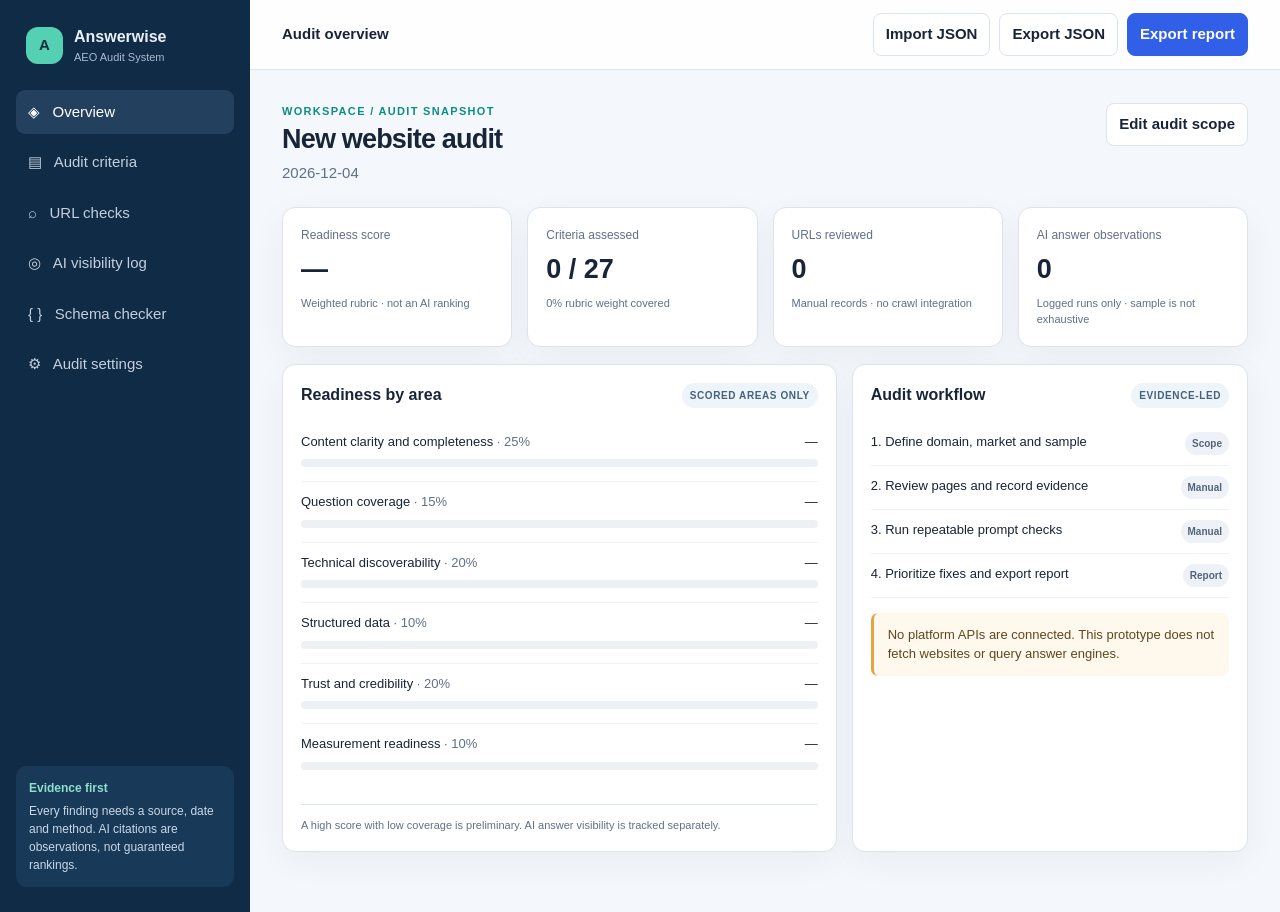
<file: Project_03_AEO_Project/index.html>
<!doctype html>
<html lang="en">
<head>
<meta charset="utf-8"><meta name="viewport" content="width=device-width,initial-scale=1">
<meta name="description" content="Offline evidence-led AEO audit dashboard prototype">
<title>Answerwise — AEO Audit System</title>
<style>
:root{--ink:#182437;--muted:#617087;--line:#dce4ed;--paper:#f4f7fb;--white:#fff;--navy:#102b46;--blue:#315fe8;--teal:#0d8e83;--amber:#a96208;--red:#b54141;--green:#187455;--shadow:0 10px 34px #1d35550c}*{box-sizing:border-box}body{margin:0;background:var(--paper);color:var(--ink);font:15px/1.5 Inter,Segoe UI,Arial,sans-serif}button,input,select,textarea{font:inherit}button{cursor:pointer}.shell{max-width:1440px;margin:auto;min-height:100vh;display:grid;grid-template-columns:250px 1fr}.sidebar{background:var(--navy);color:#eaf0fa;padding:25px 16px;display:flex;flex-direction:column;gap:24px}.brand{display:flex;gap:11px;align-items:center;padding:0 10px}.mark{width:37px;height:37px;border-radius:12px;background:#54d1b3;color:#092c3e;display:grid;place-items:center;font-weight:900}.brand b{font-size:16px}.brand small{display:block;color:#a9bbcf;font-size:11px}.nav{display:grid;gap:6px}.nav button{color:#c3cfde;background:transparent;border:0;text-align:left;padding:11px 12px;border-radius:9px}.nav button:hover,.nav button.active{background:#23415e;color:white}.side-note{margin-top:auto;background:#183957;padding:13px;border-radius:11px;font-size:12px;color:#c8d8e7}.side-note strong{color:#8ee0ce;display:block;margin-bottom:5px}.main{min-width:0}.topbar{height:70px;background:#ffffffd9;border-bottom:1px solid var(--line);display:flex;align-items:center;justify-content:space-between;padding:0 32px;position:sticky;top:0;z-index:4;backdrop-filter:blur(12px)}.crumb{font-weight:700}.top-actions{display:flex;gap:9px}.btn{border:1px solid var(--line);background:white;border-radius:8px;padding:9px 12px;color:var(--ink);font-weight:650}.btn.primary{background:var(--blue);border-color:var(--blue);color:white}.btn:hover{filter:brightness(.97)}.content{max-width:1200px;padding:28px 32px 60px;margin:auto}.view{display:none}.view.active{display:block}.eyebrow{color:var(--teal);font-size:11px;font-weight:800;letter-spacing:.12em;text-transform:uppercase}.heading{display:flex;justify-content:space-between;gap:20px;align-items:flex-start;margin:5px 0 23px}.heading h1{font-size:27px;line-height:1.2;margin:3px 0 7px;letter-spacing:-.03em}.heading p{margin:0;color:var(--muted)}.grid{display:grid;gap:15px}.stats{grid-template-columns:repeat(4,minmax(0,1fr));margin-bottom:17px}.card{background:var(--white);border:1px solid var(--line);border-radius:13px;padding:18px;box-shadow:var(--shadow)}.stat-label{font-size:12px;color:var(--muted)}.stat-value{font-size:27px;font-weight:800;margin:5px 0}.stat-foot{font-size:11px;color:var(--muted)}.cols{grid-template-columns:1.4fr 1fr}.card h2{font-size:16px;margin:0 0 13px}.card-head{display:flex;align-items:center;justify-content:space-between;gap:10px;margin-bottom:14px}.card-head h2{margin:0}.tag{font-size:10px;text-transform:uppercase;letter-spacing:.06em;background:#edf4fa;color:#47627e;padding:5px 8px;border-radius:20px;font-weight:800}.progress{height:8px;border-radius:20px;background:#edf1f6;overflow:hidden;margin:11px 0}.progress span{display:block;height:100%;background:linear-gradient(90deg,#49bd9e,#315fe8);width:0;transition:width .25s}.category-row{display:grid;grid-template-columns:1fr auto;gap:8px;padding:10px 0;border-bottom:1px solid #eef1f5;font-size:13px}.category-row:last-child{border:0}.muted{color:var(--muted)}.callout{border-left:3px solid #e7a242;background:#fff8ed;padding:12px 14px;border-radius:7px;color:#60471f;font-size:13px}.form-grid{display:grid;grid-template-columns:repeat(3,1fr);gap:12px}.field{display:grid;gap:5px}.field label{font-size:12px;color:var(--muted);font-weight:700}.field input,.field select,.field textarea{width:100%;border:1px solid var(--line);border-radius:8px;padding:9px;background:white;color:var(--ink)}.field textarea{min-height:86px;resize:vertical}.section-title{margin:25px 0 10px;font-size:16px}.table-wrap{overflow:auto;border:1px solid var(--line);border-radius:11px;background:#fff}.table{border-collapse:collapse;width:100%;min-width:760px}.table th,.table td{text-align:left;padding:10px 11px;border-bottom:1px solid #edf0f4;vertical-align:top;font-size:12px}.table th{background:#f8fafc;color:#596c82;font-size:10px;letter-spacing:.07em;text-transform:uppercase;position:sticky;top:0}.table tr:last-child td{border-bottom:0}.table input,.table select,.table textarea{border:1px solid var(--line);border-radius:6px;padding:7px;width:100%;min-width:100px;background:#fff}.table textarea{min-width:170px;min-height:46px}.badge{display:inline-block;padding:4px 7px;border-radius:16px;font-size:10px;font-weight:800;background:#eef2f8;color:#52647a}.badge.good{color:var(--green);background:#e7f7f0}.badge.warn{color:var(--amber);background:#fff3df}.badge.bad{color:var(--red);background:#fff0ef}.button-row{display:flex;gap:8px;flex-wrap:wrap;margin:12px 0}.empty{padding:22px;text-align:center;color:var(--muted);font-size:13px}.two{grid-template-columns:1fr 1fr}.score-big{font-size:46px;font-weight:850;letter-spacing:-.05em}.score-ring{width:110px;height:110px;border-radius:100%;display:grid;place-items:center;background:conic-gradient(var(--teal) var(--score,0%),#e8eef4 0);position:relative}.score-ring:before{content:"";position:absolute;inset:9px;border-radius:100%;background:white}.score-ring span{position:relative;font-weight:850;font-size:23px}.score-flex{display:flex;align-items:center;gap:20px}.hint{font-size:11px;color:var(--muted)}.chip{display:inline-block;padding:3px 7px;background:#eff4ff;border-radius:6px;color:#3855a0;font-size:11px}.footer-note{font-size:11px;color:var(--muted);border-top:1px solid var(--line);margin-top:20px;padding-top:12px}.danger{color:#9f3333}.small{font-size:12px}.status{font-size:12px;color:var(--green);min-height:18px}.mobile-menu{display:none}
@media(max-width:900px){.shell{grid-template-columns:1fr}.sidebar{padding:12px 14px;gap:10px;position:sticky;top:0;z-index:5}.brand{padding:0}.nav{display:flex;overflow:auto}.nav button{white-space:nowrap}.side-note{display:none}.topbar{top:98px;padding:0 16px}.content{padding:22px 16px}.stats{grid-template-columns:repeat(2,1fr)}.cols,.two{grid-template-columns:1fr}}
@media(max-width:560px){.topbar{height:auto;min-height:58px;padding:9px 12px;align-items:flex-start;flex-direction:column;gap:8px}.top-actions{width:100%;overflow:auto}.btn{white-space:nowrap;padding:8px 10px}.content{padding-top:18px}.heading{display:block}.heading h1{font-size:23px}.form-grid{grid-template-columns:1fr}.stats{gap:9px}.card{padding:14px}.stat-value{font-size:23px}}
</style></head>
<body><div class="shell">
<aside class="sidebar"><div class="brand"><div class="mark">A</div><div><b>Answerwise</b><small>AEO Audit System</small></div></div>
<nav class="nav" aria-label="Main navigation"><button class="active" data-view="overview">◈ &nbsp; Overview</button><button data-view="audit">▤ &nbsp; Audit criteria</button><button data-view="urls">⌕ &nbsp; URL checks</button><button data-view="visibility">◎ &nbsp; AI visibility log</button><button data-view="schema">{ } &nbsp; Schema checker</button><button data-view="settings">⚙ &nbsp; Audit settings</button></nav>
<div class="side-note"><strong>Evidence first</strong>Every finding needs a source, date and method. AI citations are observations, not guaranteed rankings.</div></aside>
<main class="main"><header class="topbar"><div class="crumb" id="crumb">Audit overview</div><div class="top-actions"><button class="btn" id="importJson">Import JSON</button><input id="importFile" type="file" accept="application/json,.json" hidden><button class="btn" id="exportJson">Export JSON</button><button class="btn primary" id="exportReport">Export report</button></div></header><div class="content">
<section class="view active" id="view-overview"><div class="heading"><div><div class="eyebrow">Workspace / Audit snapshot</div><h1 id="overviewTitle">New website audit</h1><p id="overviewDomain">Set the audit scope to get started.</p></div><button class="btn" data-goto="settings">Edit audit scope</button></div>
<div class="grid stats"><div class="card"><div class="stat-label">Readiness score</div><div class="stat-value" id="statScore">—</div><div class="stat-foot">Weighted rubric · not an AI ranking</div></div><div class="card"><div class="stat-label">Criteria assessed</div><div class="stat-value" id="statCoverage">0 / 27</div><div class="stat-foot" id="coverageWeight">0% rubric weight covered</div></div><div class="card"><div class="stat-label">URLs reviewed</div><div class="stat-value" id="statUrls">0</div><div class="stat-foot">Manual records · no crawl integration</div></div><div class="card"><div class="stat-label">AI answer observations</div><div class="stat-value" id="statMentions">0</div><div class="stat-foot">Logged runs only · sample is not exhaustive</div></div></div>
<div class="grid cols"><div class="card"><div class="card-head"><h2>Readiness by area</h2><span class="tag">Scored areas only</span></div><div id="categoryScores"></div><div class="footer-note">A high score with low coverage is preliminary. AI answer visibility is tracked separately.</div></div><div class="card"><div class="card-head"><h2>Audit workflow</h2><span class="tag">Evidence-led</span></div><div class="category-row"><span>1. Define domain, market and sample</span><span class="badge">Scope</span></div><div class="category-row"><span>2. Review pages and record evidence</span><span class="badge">Manual</span></div><div class="category-row"><span>3. Run repeatable prompt checks</span><span class="badge">Manual</span></div><div class="category-row"><span>4. Prioritize fixes and export report</span><span class="badge">Report</span></div><div class="callout" style="margin-top:15px">No platform APIs are connected. This prototype does not fetch websites or query answer engines.</div></div></div></section>

<section class="view" id="view-audit"><div class="heading"><div><div class="eyebrow">Assessment</div><h1>Audit criteria</h1><p>Rate only what you checked. Add source evidence and a practical next action.</p></div></div><div class="callout">Scale: 0 absent/broken · 1 major gap · 2 partial · 3 good · 4 strong. “Not assessed” is excluded from the score and shown in coverage.</div><div class="button-row"><button class="btn" id="resetCriteria">Reset ratings</button><span class="hint">Rubric weights are a portfolio methodology, not an industry standard.</span></div><div class="table-wrap"><table class="table"><thead><tr><th>Area / weight</th><th>Check</th><th>Rating</th><th>Evidence / URL / date</th><th>Recommendation</th><th>Method</th></tr></thead><tbody id="criteriaBody"></tbody></table></div></section>

<section class="view" id="view-urls"><div class="heading"><div><div class="eyebrow">Technical and content sampling</div><h1>URL checks</h1><p>Record observations from tools you actually ran. The dashboard does not crawl these URLs.</p></div><button class="btn primary" id="addUrl">+ Add URL</button></div><div class="callout">Recommended sample: homepage, priority landing pages, representative templates, help/about pages, plus a small random sample. Loading in a browser does not prove indexation.</div><div class="table-wrap" style="margin-top:14px"><table class="table"><thead><tr><th>URL</th><th>Page type</th><th>Index/canonical observation</th><th>Content / answer note</th><th>Checked date</th><th></th></tr></thead><tbody id="urlBody"></tbody></table></div></section>

<section class="view" id="view-visibility"><div class="heading"><div><div class="eyebrow">Observed answer-engine signals</div><h1>AI visibility log</h1><p>Repeat exact prompts and record only responses you observed directly.</p></div><button class="btn primary" id="addObservation">+ Log observation</button></div><div class="callout">This is a manual sample log, not a live platform integration or comprehensive share-of-voice metric. Record engine, date, exact prompt, response/citation and evidence. Results can vary by time, account, location and model.</div><div class="table-wrap" style="margin-top:14px"><table class="table"><thead><tr><th>Date / engine</th><th>Exact prompt</th><th>Brand mention?</th><th>Our URL cited?</th><th>Citation URL / evidence</th><th></th></tr></thead><tbody id="observationBody"></tbody></table></div><h2 class="section-title">Competitor comparison runs</h2><p class="muted small">Use the same query, market and run window for every competitor. Keep citations and observations separate.</p><button class="btn" id="addCompetitor">+ Add competitor record</button><div class="table-wrap" style="margin-top:12px"><table class="table"><thead><tr><th>Competitor</th><th>Prompt</th><th>Date / engine</th><th>Mention?</th><th>Citation URL / evidence</th><th></th></tr></thead><tbody id="competitorBody"></tbody></table></div></section>

<section class="view" id="view-schema"><div class="heading"><div><div class="eyebrow">Local utility</div><h1>Structured data checker</h1><p>Paste one JSON-LD block to check JSON syntax and a few common fields locally.</p></div></div><div class="callout">This is not a full Schema.org or Google eligibility validator. Use the official Rich Results Test and Schema.org Validator for publication checks.</div><div class="field" style="margin-top:14px"><label for="schemaInput">JSON-LD code</label><textarea id="schemaInput" style="min-height:260px;font-family:Consolas,monospace" placeholder='{"@context":"https://schema.org","@type":"Organization","name":"Example"}'></textarea></div><div class="button-row"><button class="btn primary" id="validateSchema">Check JSON</button><button class="btn" id="clearSchema">Clear</button></div><div class="status" id="schemaStatus" role="status"></div><div id="schemaResults"></div></section>

<section class="view" id="view-settings"><div class="heading"><div><div class="eyebrow">Audit setup</div><h1>Audit settings</h1><p>Set scope and baseline details before comparing findings.</p></div></div><div class="card"><div class="form-grid"><div class="field"><label for="auditName">Audit name</label><input id="auditName" placeholder="Example: Q4 content discovery audit"></div><div class="field"><label for="domain">Website domain</label><input id="domain" placeholder="https://example.com"></div><div class="field"><label for="market">Market / location</label><input id="market" placeholder="United States / English"></div><div class="field"><label for="reviewDate">Review date</label><input id="reviewDate" type="date"></div><div class="field"><label for="baseline">Baseline period / source</label><input id="baseline" placeholder="e.g. GSC last 28 days; not yet available"></div><div class="field"><label for="owner">Audit owner</label><input id="owner" placeholder="Name / team"></div></div><div class="button-row"><button class="btn primary" id="saveSettings">Save scope</button><button class="btn" id="loadDemo">Load clearly labeled demo</button><button class="btn danger" id="clearAll">Clear this browser's audit data</button></div><div class="status" id="settingsStatus" role="status"></div></div><p class="footer-note">Local-only storage: audit data remains in this browser profile. Export a JSON backup before clearing browser data. Do not store sensitive personal or confidential information in this prototype.</p></section>
</div></main></div>
<script>
(()=>{'use strict';
const categories=[['Content clarity and completeness',25],['Question coverage',15],['Technical discoverability',20],['Structured data',10],['Trust and credibility',20],['Measurement readiness',10]];
const defs=[
['C1','Content clarity and completeness','Priority pages answer their primary audience question directly',5],['C2','Content clarity and completeness','Headings and page organization make key facts easy to locate',5],['C3','Content clarity and completeness','Important factual claims have visible evidence and context',5],['C4','Content clarity and completeness','Pages add useful original detail for the intended task',5],['C5','Content clarity and completeness','Volatile content has an owner and refresh process',5],
['Q1','Question coverage','Question set reflects actual audience language',3.75],['Q2','Question coverage','Priority intents map to appropriate pages',3.75],['Q3','Question coverage','Answers include relevant caveats and next steps',3.75],['Q4','Question coverage','Journey questions are covered without thin duplication',3.75],
['T1','Technical discoverability','Crawler access and robots directives were checked',4],['T2','Technical discoverability','Canonical and indexability signals are coherent',4],['T3','Technical discoverability','Important URLs are in sitemap and reachable via links',4],['T4','Technical discoverability','Key content renders accessibly on mobile',4],['T5','Technical discoverability','Performance and accessibility were reviewed',4],
['S1','Structured data','Structured data parses and uses relevant supported types',2.5],['S2','Structured data','Markup matches visible page facts',2.5],['S3','Structured data','Product/offer/entity values are accurate for the page',2.5],['S4','Structured data','Breadcrumb and entity relationships are coherent',2.5],
['R1','Trust and credibility','Responsible author or accountable business is identifiable',4],['R2','Trust and credibility','High-impact claims cite appropriate primary evidence',4],['R3','Trust and credibility','Methods, limitations and update dates are transparent',4],['R4','Trust and credibility','Contact, policies and support routes are findable',4],['R5','Trust and credibility','Reviews and data show accurate provenance',4],
['M1','Measurement readiness','Baseline period and data sources are documented',2.5],['M2','Measurement readiness','Question/prompt sample can be repeated',2.5],['M3','Measurement readiness','Evidence and change history are retained',2.5],['M4','Measurement readiness','Outcomes can be segmented and reported with caveats',2.5]
];
const blank=()=>({settings:{name:'New website audit',domain:'',market:'',reviewDate:new Date().toISOString().slice(0,10),baseline:'',owner:''},criteria:defs.map(d=>({id:d[0],rating:'',evidence:'',recommendation:'',method:''})),urls:[],observations:[],competitors:[]});
const KEY='answerwise_audit_v1';let state=load();function load(){try{return Object.assign(blank(),JSON.parse(localStorage.getItem(KEY)||'{}'))}catch{return blank()}}function save(){localStorage.setItem(KEY,JSON.stringify(state));render()}
const $=s=>document.querySelector(s), esc=s=>String(s??'').replace(/[&<>"']/g,c=>({'&':'&amp;','<':'&lt;','>':'&gt;','"':'&quot;',"'":'&#39;'}[c]));
function score(){let sum=0,w=0,assessed=0;for(const d of defs){const c=state.criteria.find(x=>x.id===d[0]);if(c&&c.rating!==''&&Number.isFinite(+c.rating)){sum+=(+c.rating/4)*d[3];w+=d[3];assessed++}}return{value:w?sum/w*100:null,weight:w,assessed,coverage:w};}
function render(){const sc=score(), s=state.settings;$('#overviewTitle').textContent=s.name||'Website audit';$('#overviewDomain').textContent=[s.domain,s.market,s.reviewDate].filter(Boolean).join(' · ')||'Set audit scope to get started.';$('#statScore').textContent=sc.value===null?'—':Math.round(sc.value);$('#statCoverage').textContent=`${sc.assessed} / ${defs.length}`;$('#coverageWeight').textContent=`${sc.weight}% rubric weight covered`;$('#statUrls').textContent=state.urls.length;$('#statMentions').textContent=state.observations.filter(x=>x.mention==='Yes').length;
$('#categoryScores').innerHTML=categories.map(([cat,w])=>{let vals=defs.filter(d=>d[1]===cat).map(d=>state.criteria.find(c=>c.id===d[0])).filter(c=>c&&c.rating!=='');let p=vals.length?Math.round(vals.reduce((a,c)=>a+(+c.rating/4),0)/vals.length*100):null;return `<div class="category-row"><span>${esc(cat)} <span class="muted">· ${w}%</span></span><span>${p===null?'—':p+'%'}</span><div class="progress" style="grid-column:1/-1;margin:0 0 4px"><span style="width:${p||0}%"></span></div></div>`}).join('');
$('#criteriaBody').innerHTML=defs.map(d=>{const c=state.criteria.find(x=>x.id===d[0])||{rating:'',evidence:'',recommendation:'',method:''};return `<tr><td><b>${esc(d[1])}</b><br><span class="muted">${d[3]}% · ${d[0]}</span></td><td>${esc(d[2])}</td><td><select data-crit="${d[0]}" data-key="rating"><option value="">Not assessed</option>${[0,1,2,3,4].map(n=>`<option ${String(c.rating)===String(n)?'selected':''} value="${n}">${n}</option>`).join('')}</select></td><td><textarea data-crit="${d[0]}" data-key="evidence" placeholder="Source URL, observation, date">${esc(c.evidence)}</textarea></td><td><textarea data-crit="${d[0]}" data-key="recommendation" placeholder="Specific next action">${esc(c.recommendation)}</textarea></td><td><input data-crit="${d[0]}" data-key="method" value="${esc(c.method)}" placeholder="Manual / tool"></td></tr>`}).join('');
$('#urlBody').innerHTML=state.urls.length?state.urls.map((u,i)=>`<tr><td><input data-url="${i}" data-key="url" value="${esc(u.url)}" placeholder="https://..." aria-label="URL"></td><td><select data-url="${i}" data-key="type"><option ${u.type==='Product/service'?'selected':''}>Product/service</option><option ${u.type==='Category'?'selected':''}>Category</option><option ${u.type==='Editorial'?'selected':''}>Editorial</option><option ${u.type==='Homepage'?'selected':''}>Homepage</option><option ${u.type==='Policy/help'?'selected':''}>Policy/help</option><option ${u.type==='Other'?'selected':''}>Other</option></select></td><td><textarea data-url="${i}" data-key="tech" placeholder="What did you check?">${esc(u.tech)}</textarea></td><td><textarea data-url="${i}" data-key="content" placeholder="Answer clarity / evidence">${esc(u.content)}</textarea></td><td><input type="date" data-url="${i}" data-key="date" value="${esc(u.date||'')}"></td><td><button class="btn" data-del-url="${i}">Delete</button></td></tr>`).join(''):'<tr><td colspan="6" class="empty">No URLs recorded. Add a page after manually checking it.</td></tr>';
$('#observationBody').innerHTML=state.observations.length?state.observations.map((o,i)=>`<tr><td><input type="date" data-obs="${i}" data-key="date" value="${esc(o.date||'')}"><input data-obs="${i}" data-key="engine" placeholder="Engine / model" value="${esc(o.engine)}"></td><td><textarea data-obs="${i}" data-key="prompt" placeholder="Exact prompt">${esc(o.prompt)}</textarea></td><td><select data-obs="${i}" data-key="mention"><option value="">Unknown</option>${['Yes','No','Partial'].map(x=>`<option ${o.mention===x?'selected':''}>${x}</option>`).join('')}</select></td><td><select data-obs="${i}" data-key="cited"><option value="">Unknown</option>${['Yes','No'].map(x=>`<option ${o.cited===x?'selected':''}>${x}</option>`).join('')}</select></td><td><textarea data-obs="${i}" data-key="evidence" placeholder="Citation URL + response/screenshot evidence">${esc(o.evidence)}</textarea></td><td><button class="btn" data-del-obs="${i}">Delete</button></td></tr>`).join(''):'<tr><td colspan="6" class="empty">No observations yet. Log only a response you personally checked.</td></tr>';
$('#competitorBody').innerHTML=state.competitors.length?state.competitors.map((o,i)=>`<tr><td><input data-comp="${i}" data-key="competitor" value="${esc(o.competitor)}" placeholder="Competitor"></td><td><textarea data-comp="${i}" data-key="prompt" placeholder="Exact prompt">${esc(o.prompt)}</textarea></td><td><input type="date" data-comp="${i}" data-key="date" value="${esc(o.date||'')}"><input data-comp="${i}" data-key="engine" placeholder="Engine" value="${esc(o.engine)}"></td><td><select data-comp="${i}" data-key="mention"><option value="">Unknown</option>${['Yes','No','Partial'].map(x=>`<option ${o.mention===x?'selected':''}>${x}</option>`).join('')}</select></td><td><textarea data-comp="${i}" data-key="evidence" placeholder="Citation URL + evidence">${esc(o.evidence)}</textarea></td><td><button class="btn" data-del-comp="${i}">Delete</button></td></tr>`).join(''):'<tr><td colspan="6" class="empty">No competitor observations. Use the same prompts and market conditions.</td></tr>';
for(const [id,key] of [['auditName','name'],['domain','domain'],['market','market'],['reviewDate','reviewDate'],['baseline','baseline'],['owner','owner']])$('#'+id).value=s[key]||'';
}
function setField(obj,index,key,value){obj[index][key]=value;localStorage.setItem(KEY,JSON.stringify(state));if(key==='rating')render()}
document.addEventListener('click',e=>{const nav=e.target.closest('[data-view]');if(nav){document.querySelectorAll('.nav button').forEach(b=>b.classList.toggle('active',b===nav));document.querySelectorAll('.view').forEach(v=>v.classList.toggle('active',v.id==='view-'+nav.dataset.view));$('#crumb').textContent=nav.textContent.trim().replace(/^\S+\s*/, '')||'Audit';return}const goto=e.target.closest('[data-goto]');if(goto){document.querySelector('[data-view="'+goto.dataset.goto+'"]').click();return}
if(e.target.id==='saveSettings'){for(const [id,key]of[['auditName','name'],['domain','domain'],['market','market'],['reviewDate','reviewDate'],['baseline','baseline'],['owner','owner']])state.settings[key]=$('#'+id).value;localStorage.setItem(KEY,JSON.stringify(state));$('#settingsStatus').textContent='Audit scope saved in this browser.';render()}
if(e.target.id==='addUrl'){state.urls.push({url:'',type:'Other',tech:'',content:'',date:new Date().toISOString().slice(0,10)});save()}
if(e.target.id==='addObservation'){state.observations.push({date:new Date().toISOString().slice(0,10),engine:'',prompt:'',mention:'',cited:'',evidence:''});save()}
if(e.target.id==='addCompetitor'){state.competitors.push({competitor:'',prompt:'',date:new Date().toISOString().slice(0,10),engine:'',mention:'',evidence:''});save()}
for(const [attr,arr]of[['data-del-url','urls'],['data-del-obs','observations'],['data-del-comp','competitors']])if(e.target.hasAttribute(attr)){state[arr].splice(+e.target.getAttribute(attr),1);save()}
if(e.target.id==='resetCriteria'){if(confirm('Reset all rubric ratings and evidence?')){state.criteria=defs.map(d=>({id:d[0],rating:'',evidence:'',recommendation:'',method:''}));save()}}
if(e.target.id==='clearAll'){if(confirm('Clear all audit data saved by this prototype in this browser? Export a backup first if needed.')){localStorage.removeItem(KEY);state=blank();save();$('#settingsStatus').textContent='Local audit data cleared.'}}
if(e.target.id==='loadDemo'){state=blank();state.settings={name:'DEMO — Synthetic AEO audit',domain:'https://example.org',market:'Sample market / English',reviewDate:new Date().toISOString().slice(0,10),baseline:'Synthetic demo only; no site data',owner:'Portfolio demo'};state.criteria=state.criteria.map((c,i)=>({...c,rating:String(i%5),evidence:'SYNTHETIC DEMO — replace with observed source URL and date.',recommendation:'Example action only: verify this condition on the real site.',method:'Illustrative'}));state.urls=[{url:'https://example.org/sample-page',type:'Editorial',tech:'SYNTHETIC DEMO — not checked',content:'SYNTHETIC DEMO — not checked',date:new Date().toISOString().slice(0,10)}];state.observations=[{date:new Date().toISOString().slice(0,10),engine:'Demo only — no platform run',prompt:'SYNTHETIC prompt example; no response observed',mention:'',cited:'',evidence:'No AI answer was queried. Do not report as a result.'}];save();$('#settingsStatus').textContent='Synthetic demo loaded. Replace every demo entry before client use.'}
if(e.target.id==='exportJson'){download('answerwise-audit.json',JSON.stringify(state,null,2),'application/json')}
if(e.target.id==='exportReport'){download('answerwise-audit-report.html',reportHtml(),'text/html')}
if(e.target.id==='importJson'){$('#importFile').click()}
if(e.target.id==='validateSchema'){validateSchema()}
if(e.target.id==='clearSchema'){$('#schemaInput').value='';$('#schemaStatus').textContent='';$('#schemaResults').innerHTML=''}
});
document.addEventListener('change',async e=>{if(e.target.id!=='importFile'||!e.target.files||!e.target.files[0])return;try{const parsed=JSON.parse(await e.target.files[0].text());if(!parsed||typeof parsed!=='object'||!parsed.settings||!Array.isArray(parsed.criteria))throw new Error('File does not look like an Answerwise audit export.');const defaults=blank();const incoming=new Map(parsed.criteria.map(c=>[c.id,c]));state={settings:{...defaults.settings,...parsed.settings},criteria:defaults.criteria.map(c=>({...c,...(incoming.get(c.id)||{})})),urls:Array.isArray(parsed.urls)?parsed.urls:[],observations:Array.isArray(parsed.observations)?parsed.observations:[],competitors:Array.isArray(parsed.competitors)?parsed.competitors:[]};save();$('#settingsStatus').textContent='Audit imported and saved in this browser.'}catch(err){$('#settingsStatus').textContent='Import failed: '+err.message}e.target.value=''});
document.addEventListener('input',e=>{const t=e.target;if(t.dataset.crit){const c=state.criteria.find(x=>x.id===t.dataset.crit);if(c){c[t.dataset.key]=t.value;localStorage.setItem(KEY,JSON.stringify(state));if(t.dataset.key!=='rating')return;render()}}for(const [attr,arr]of[['url','urls'],['obs','observations'],['comp','competitors']])if(t.dataset[attr]!==undefined){setField(state[arr],+t.dataset[attr],t.dataset.key,t.value)}});
function download(name,data,type){const a=document.createElement('a'),u=URL.createObjectURL(new Blob([data],{type}));a.href=u;a.download=name;a.click();setTimeout(()=>URL.revokeObjectURL(u),1000)}
function reportHtml(){const sc=score(),s=state.settings;const trs=defs.map(d=>{const c=state.criteria.find(x=>x.id===d[0]);return `<tr><td>${esc(d[1])}</td><td>${esc(d[2])}</td><td>${c.rating===''?'Not assessed':esc(c.rating+'/4')}</td><td>${esc(c.evidence)}</td><td>${esc(c.recommendation)}</td></tr>`}).join('');return `<!doctype html><html><meta charset="utf-8"><title>${esc(s.name)} — AEO Audit</title><style>body{font:15px/1.5 Arial;max-width:1000px;margin:40px auto;padding:0 20px;color:#182437}h1{color:#102b46}table{border-collapse:collapse;width:100%}td,th{border:1px solid #ddd;padding:8px;text-align:left;font-size:12px}th{background:#eef3f8}.note{background:#fff6e6;padding:12px}</style><h1>${esc(s.name||'AEO audit report')}</h1><p>${esc(s.domain)} · ${esc(s.market)} · ${esc(s.reviewDate)}</p><p>Readiness score: ${sc.value===null?'Not available':Math.round(sc.value)+'/100'} · assessed ${sc.assessed}/${defs.length} criteria · ${sc.weight}% rubric weight covered</p><p class="note">Readiness rubric only; not an AI ranking. AI visibility requires manually recorded, dated platform observations. Check scope, evidence and limitations before sharing.</p><h2>Criteria</h2><table><tr><th>Category</th><th>Check</th><th>Rating</th><th>Evidence</th><th>Recommendation</th></tr>${trs}</table><h2>URL records (${state.urls.length})</h2><pre>${esc(JSON.stringify(state.urls,null,2))}</pre><h2>AI observations (${state.observations.length})</h2><pre>${esc(JSON.stringify(state.observations,null,2))}</pre><h2>Competitor observations (${state.competitors.length})</h2><pre>${esc(JSON.stringify(state.competitors,null,2))}</pre><p>Generated locally by Answerwise portfolio prototype. No external integrations.</p></html>`}
function validateSchema(){const box=$('#schemaStatus'),out=$('#schemaResults');try{const raw=$('#schemaInput').value;if(!raw.trim())throw new Error('Paste a JSON-LD block first.');const j=JSON.parse(raw);const graph=Array.isArray(j['@graph'])?j['@graph']:[j];const types=graph.flatMap(x=>Array.isArray(x['@type'])?x['@type']:[x['@type']]).filter(Boolean);const checks=[['@context present',!!j['@context']],['At least one @type present',types.length>0],['Product has a name',graph.some(x=>(Array.isArray(x['@type'])?x['@type']:[x['@type']]).includes('Product')&&!!x.name)],['Offer includes price/currency',graph.some(x=>x.offers&&(x.offers.price!==undefined||x.offers.priceCurrency))]];box.textContent='Valid JSON syntax. Basic checks only; external policy/eligibility validation still required.';out.innerHTML=`<div class="card" style="margin-top:12px"><h2>Local checks</h2>${checks.map(([n,ok])=>`<div class="category-row"><span>${n}</span><span class="badge ${ok?'good':'warn'}">${ok?'Present':'Review'}</span></div>`).join('')}<p class="hint">Detected types: ${esc(types.join(', ')||'none')} · No network request was made.</p></div>`}catch(err){box.textContent='Could not parse: '+err.message;out.innerHTML=''}}
render();
})();
</script></body></html>
</file>
